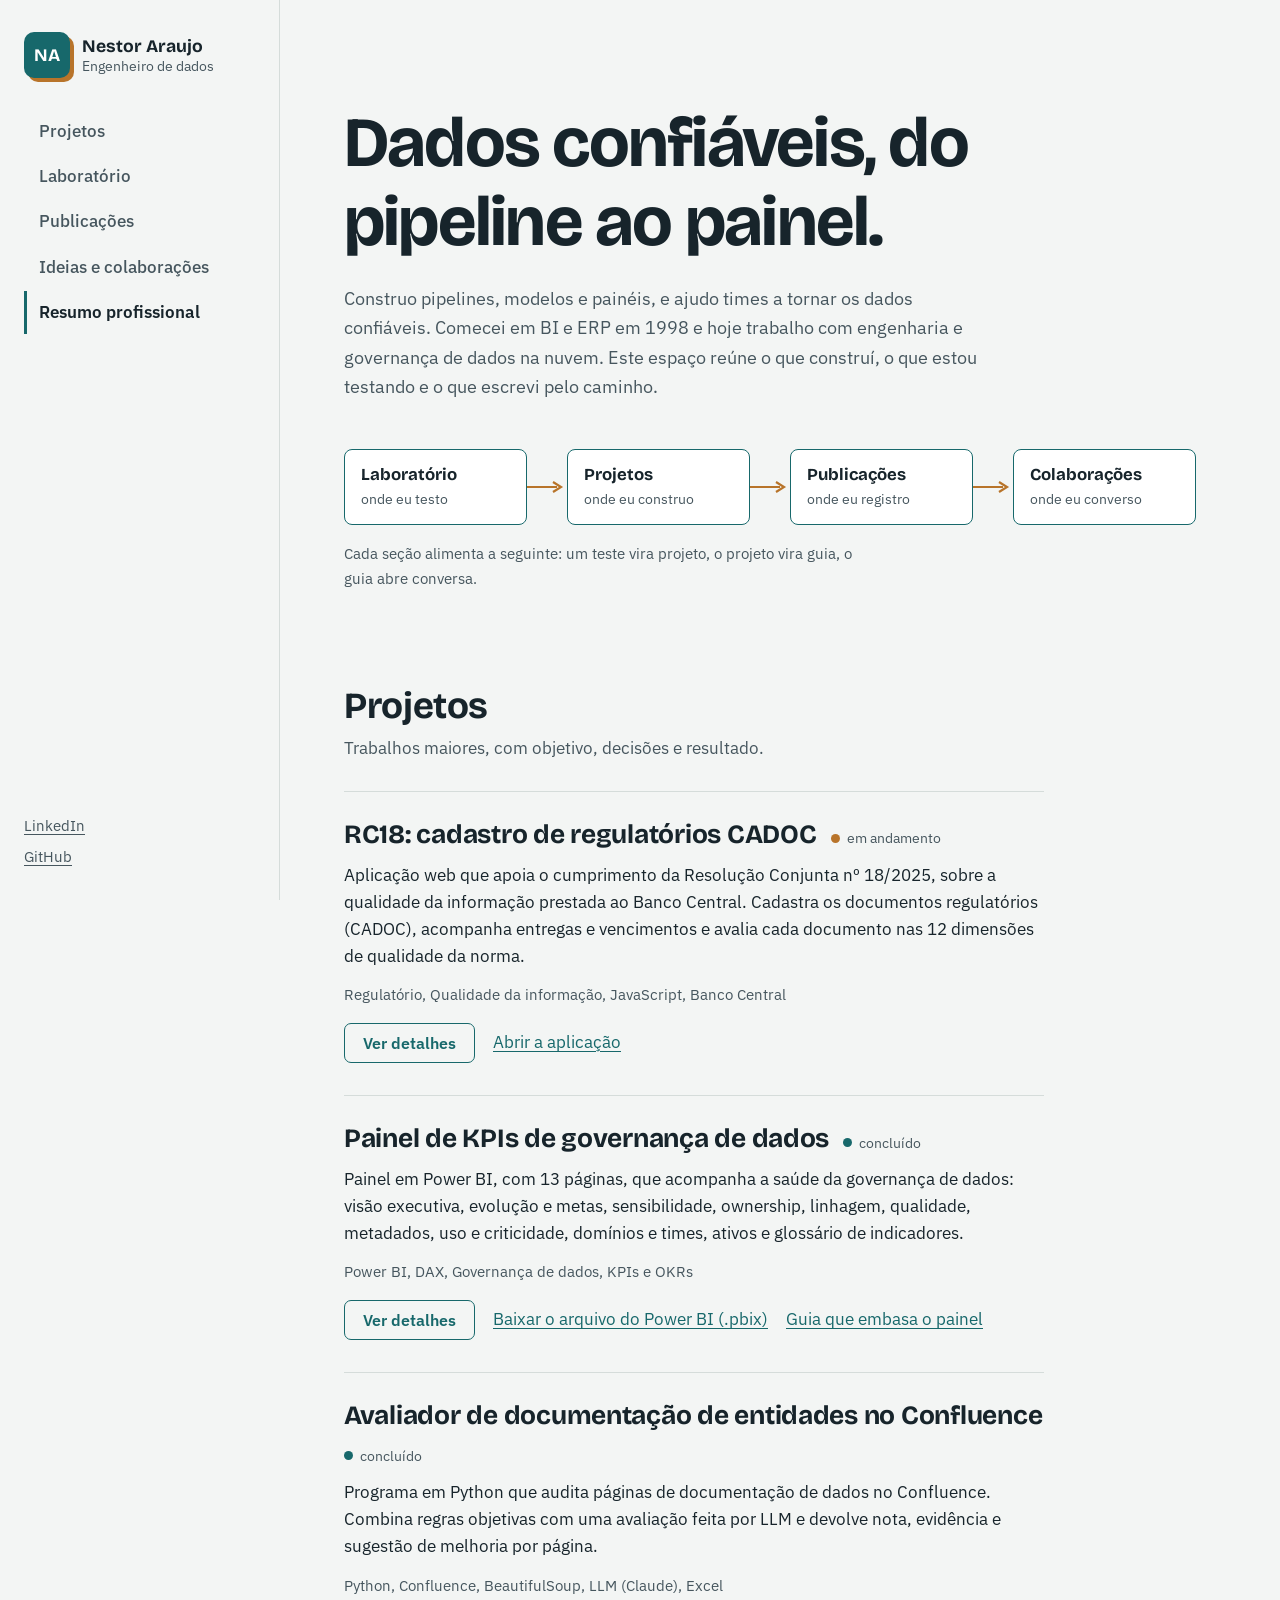
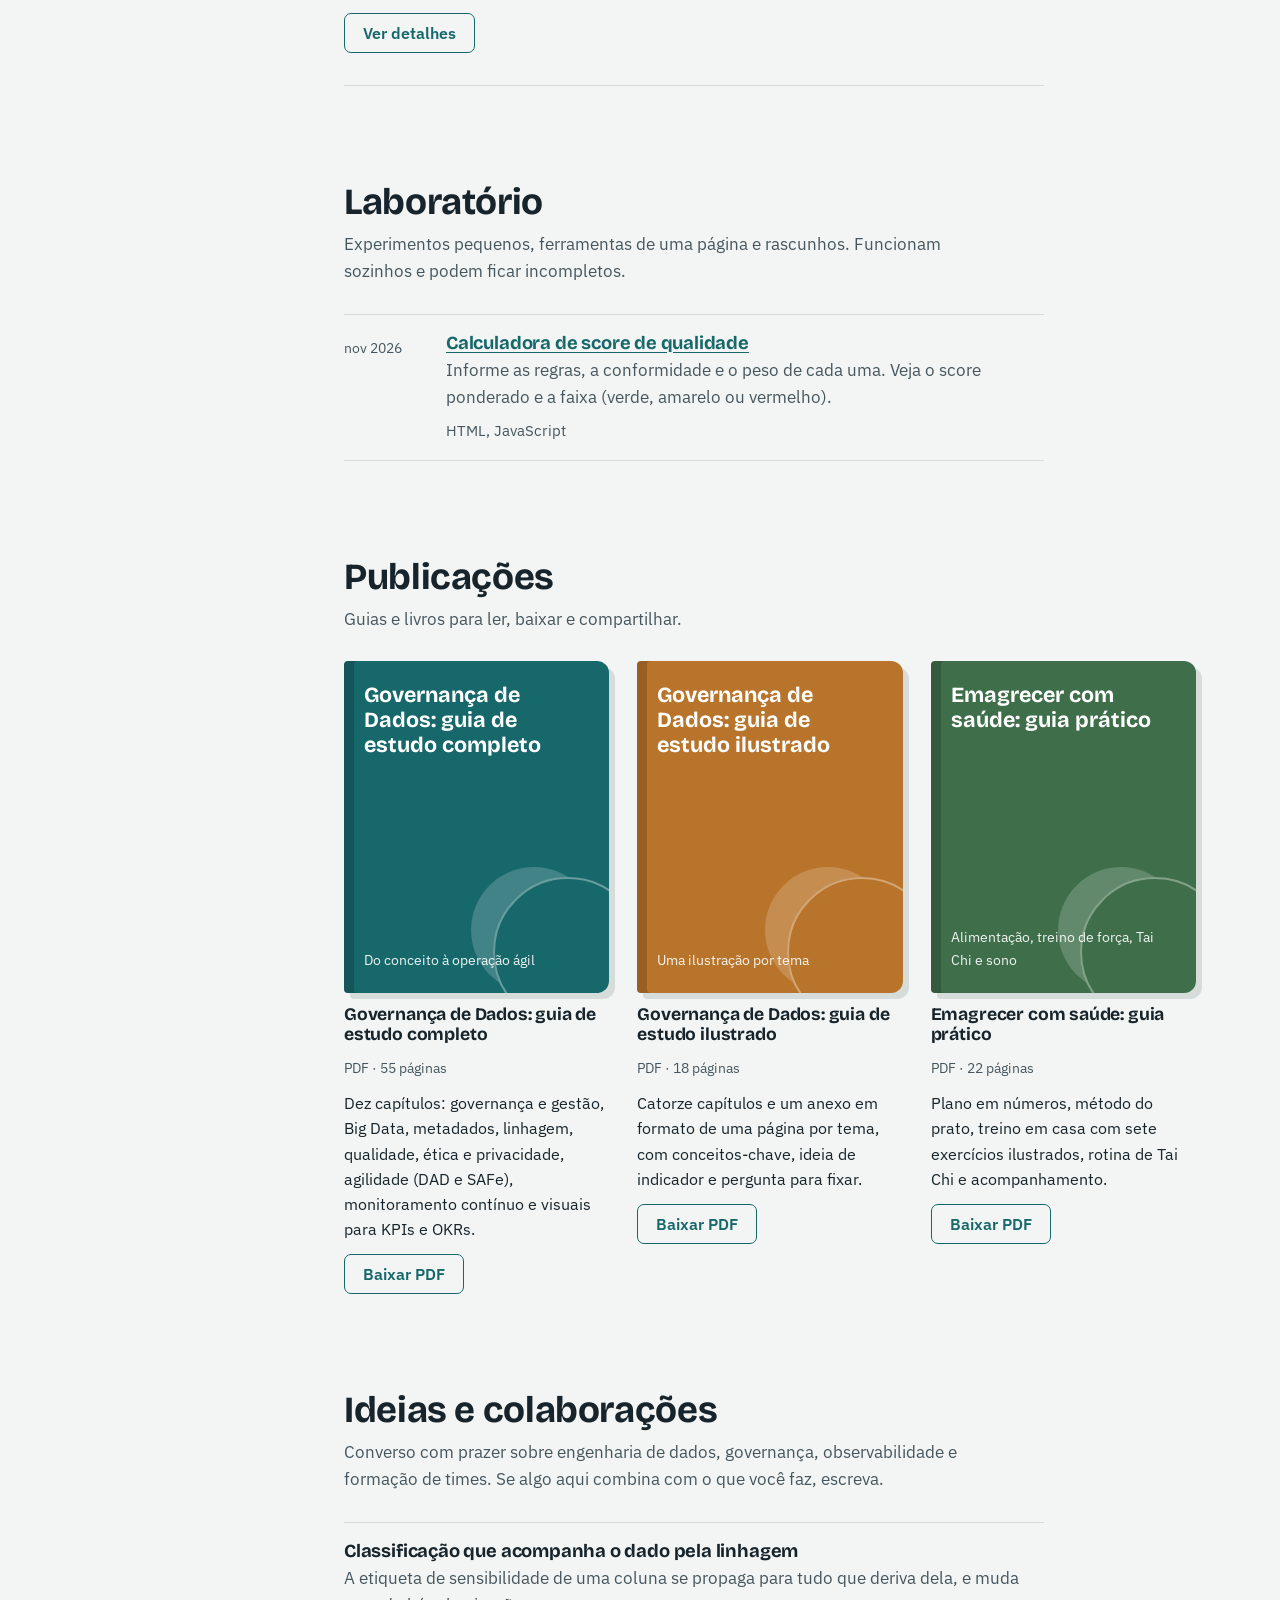
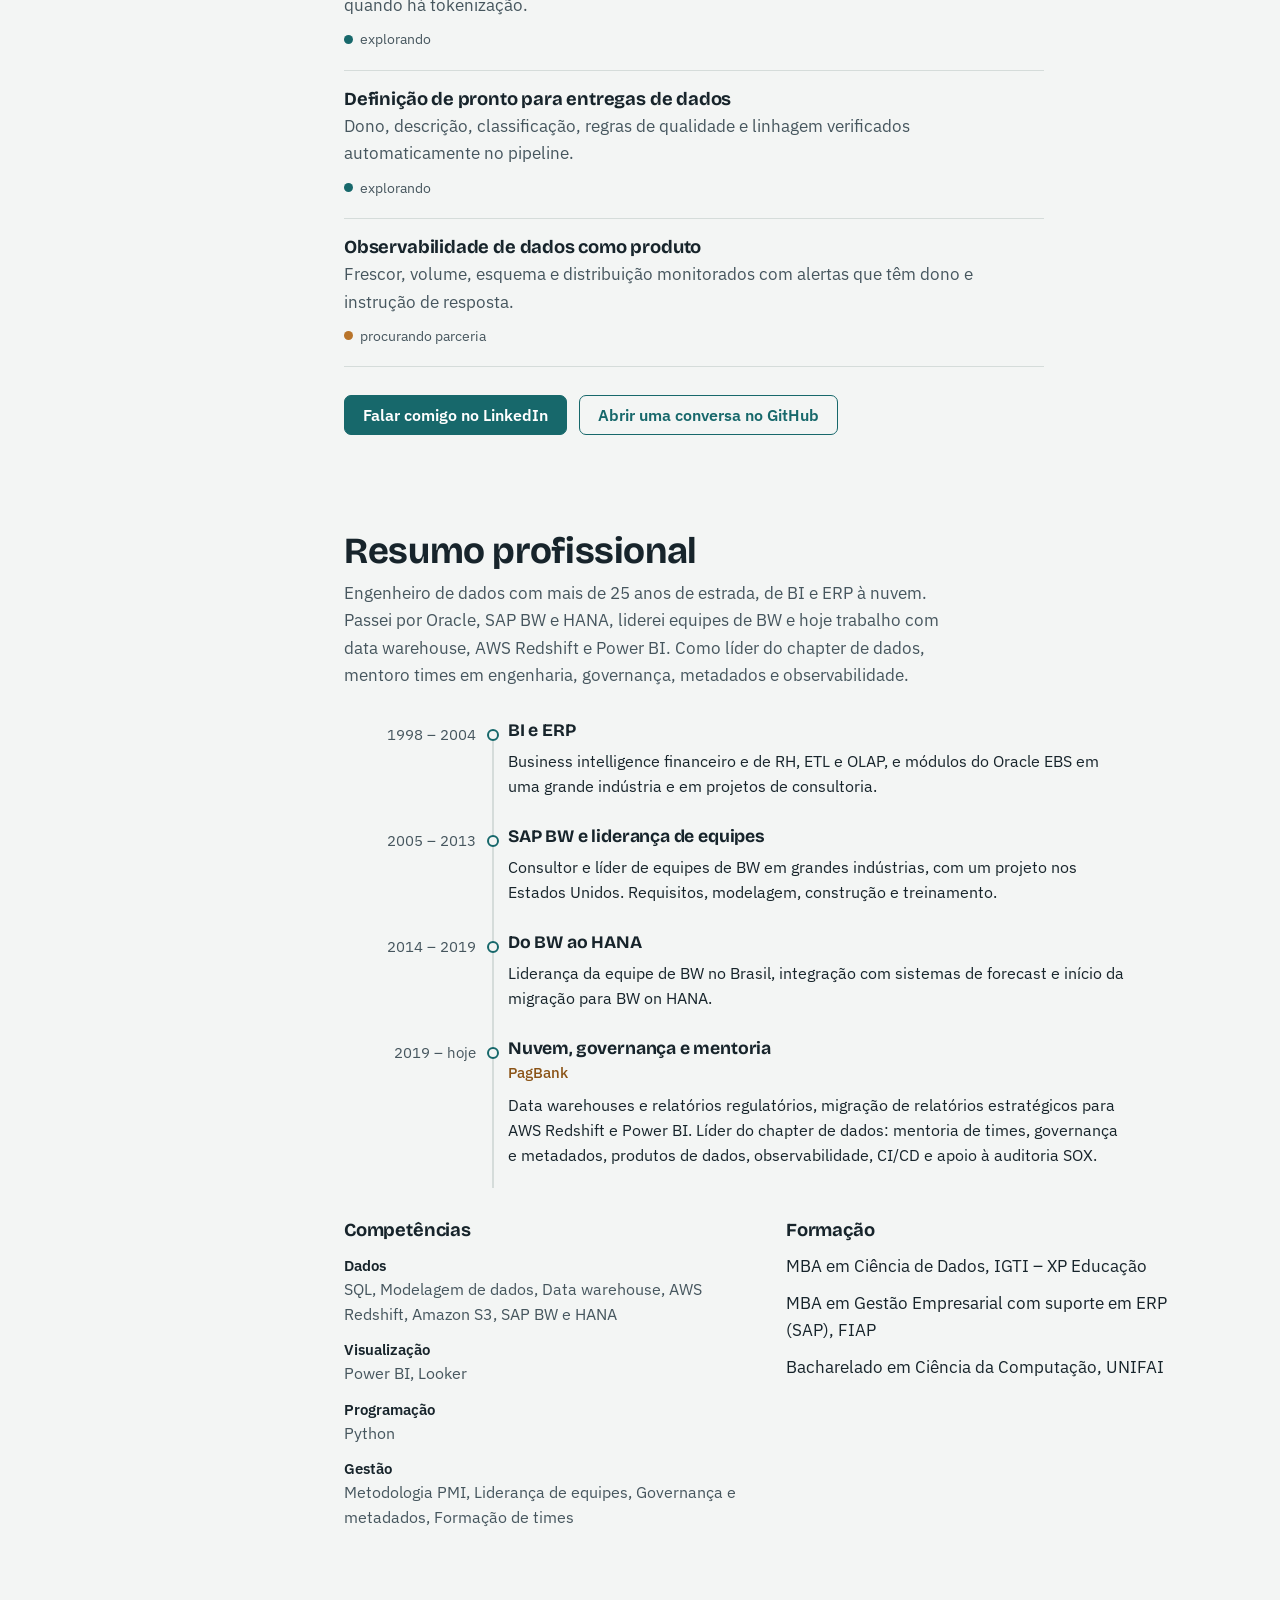
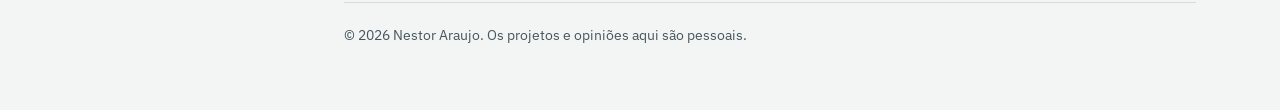
<file: index.html>
<!doctype html>
<html lang="pt-BR">
<head>
  <meta charset="utf-8">
  <meta name="viewport" content="width=device-width, initial-scale=1">
  <title>Nestor Araujo · Engenharia e governança de dados</title>
  <meta name="description" content="Portfólio de Nestor Araujo: projetos, experimentos, guias publicados e currículo em engenharia e governança de dados.">
  <link rel="icon" href="data:image/svg+xml,%3Csvg xmlns='http://www.w3.org/2000/svg' viewBox='0 0 100 100'%3E%3Crect width='100' height='100' rx='22' fill='%2317686B'/%3E%3Ccircle cx='28' cy='50' r='9' fill='%23fff'/%3E%3Ccircle cx='72' cy='28' r='9' fill='%23fff'/%3E%3Ccircle cx='72' cy='72' r='9' fill='%23B8742A'/%3E%3Cpath d='M36 47 63 31M36 53 63 69' stroke='%23fff' stroke-width='5' fill='none'/%3E%3C/svg%3E">
  <link rel="preconnect" href="https://fonts.googleapis.com">
  <link rel="preconnect" href="https://fonts.gstatic.com" crossorigin>
  <link rel="stylesheet" href="https://fonts.googleapis.com/css2?family=Bricolage+Grotesque:opsz,wght@12..96,500;12..96,700&family=IBM+Plex+Sans:wght@400;500;600&display=swap">
  <link rel="stylesheet" href="assets/style.css">
</head>
<body>
  <a class="pular" href="#conteudo">Pular para o conteúdo</a>

  <header class="lateral">
    <a class="marca" href="#inicio" aria-label="Nestor Araujo, início">
      <span class="marca-sigla" aria-hidden="true">NA</span>
      <span class="marca-texto">
        <strong id="site-nome">Nestor Araujo</strong>
        <span id="site-papel">Engenheiro de dados</span>
      </span>
    </a>
    <nav class="menu" aria-label="Seções do site">
      <a href="#projetos">Projetos</a>
      <a href="#laboratorio">Laboratório</a>
      <a href="#publicacoes">Publicações</a>
      <a href="#colaboracoes">Ideias e colaborações</a>
      <a href="#curriculo">Resumo profissional</a>
    </nav>
    <ul class="contato-lateral" id="contato-lateral"></ul>
  </header>

  <main id="conteudo">
    <section id="inicio" class="hero" aria-labelledby="hero-titulo">
      <h1 id="hero-titulo">Dados confiáveis, do pipeline ao painel.</h1>
      <p class="hero-texto" id="hero-texto"></p>

      <ol class="linhagem" aria-label="Como as seções se conectam">
        <li><a href="#laboratorio"><strong>Laboratório</strong><span>onde eu testo</span></a></li>
        <li><a href="#projetos"><strong>Projetos</strong><span>onde eu construo</span></a></li>
        <li><a href="#publicacoes"><strong>Publicações</strong><span>onde eu registro</span></a></li>
        <li><a href="#colaboracoes"><strong>Colaborações</strong><span>onde eu converso</span></a></li>
      </ol>
      <p class="hero-nota">Cada seção alimenta a seguinte: um teste vira projeto, o projeto vira guia, o guia abre conversa.</p>
    </section>

    <section id="projetos" aria-labelledby="t-projetos">
      <div class="secao-cab">
        <h2 id="t-projetos">Projetos</h2>
        <p>Trabalhos maiores, com objetivo, decisões e resultado.</p>
      </div>
      <div id="lista-projetos" class="projetos"></div>
    </section>

    <section id="laboratorio" aria-labelledby="t-lab">
      <div class="secao-cab">
        <h2 id="t-lab">Laboratório</h2>
        <p>Experimentos pequenos, ferramentas de uma página e rascunhos. Funcionam sozinhos e podem ficar incompletos.</p>
      </div>
      <ul id="lista-lab" class="lab"></ul>
    </section>

    <section id="publicacoes" aria-labelledby="t-pub">
      <div class="secao-cab">
        <h2 id="t-pub">Publicações</h2>
        <p>Guias e livros para ler, baixar e compartilhar.</p>
      </div>
      <div id="lista-pub" class="pub"></div>
    </section>

    <section id="colaboracoes" aria-labelledby="t-col">
      <div class="secao-cab">
        <h2 id="t-col">Ideias e colaborações</h2>
        <p id="colab-texto"></p>
      </div>
      <ul id="lista-ideias" class="ideias"></ul>
      <p class="chamada"><a class="botao" id="colab-email" href="#">Falar comigo no LinkedIn</a> <a class="botao botao-sec" id="colab-gh" href="#">Abrir uma conversa no GitHub</a></p>
    </section>

    <section id="curriculo" aria-labelledby="t-cv">
      <div class="secao-cab">
        <h2 id="t-cv">Resumo profissional</h2>
        <p id="cv-resumo"></p>
      </div>
      <ol class="tempo" id="cv-experiencia" aria-label="Trajetória profissional"></ol>
      <div class="cv-colunas">
        <div>
          <h3>Competências</h3>
          <dl id="cv-competencias" class="comp"></dl>
        </div>
        <div>
          <h3>Formação</h3>
          <ul id="cv-formacao" class="formacao"></ul>
        </div>
      </div>
    </section>

    <footer class="rodape">
      <p>© <span id="ano"></span> Nestor Araujo. Os projetos e opiniões aqui são pessoais.</p>
    </footer>
  </main>

  <dialog id="detalhe" aria-labelledby="detalhe-titulo">
    <form method="dialog" class="detalhe-cab">
      <h3 id="detalhe-titulo"></h3>
      <button class="fechar" aria-label="Fechar detalhes">Fechar</button>
    </form>
    <div id="detalhe-corpo"></div>
  </dialog>

  <noscript><p class="sem-js">Este site usa JavaScript para montar as listas. Ative-o ou veja o repositório no GitHub.</p></noscript>

  <script src="assets/data.js"></script>
  <script src="assets/app.js"></script>
</body>
</html>
</file>
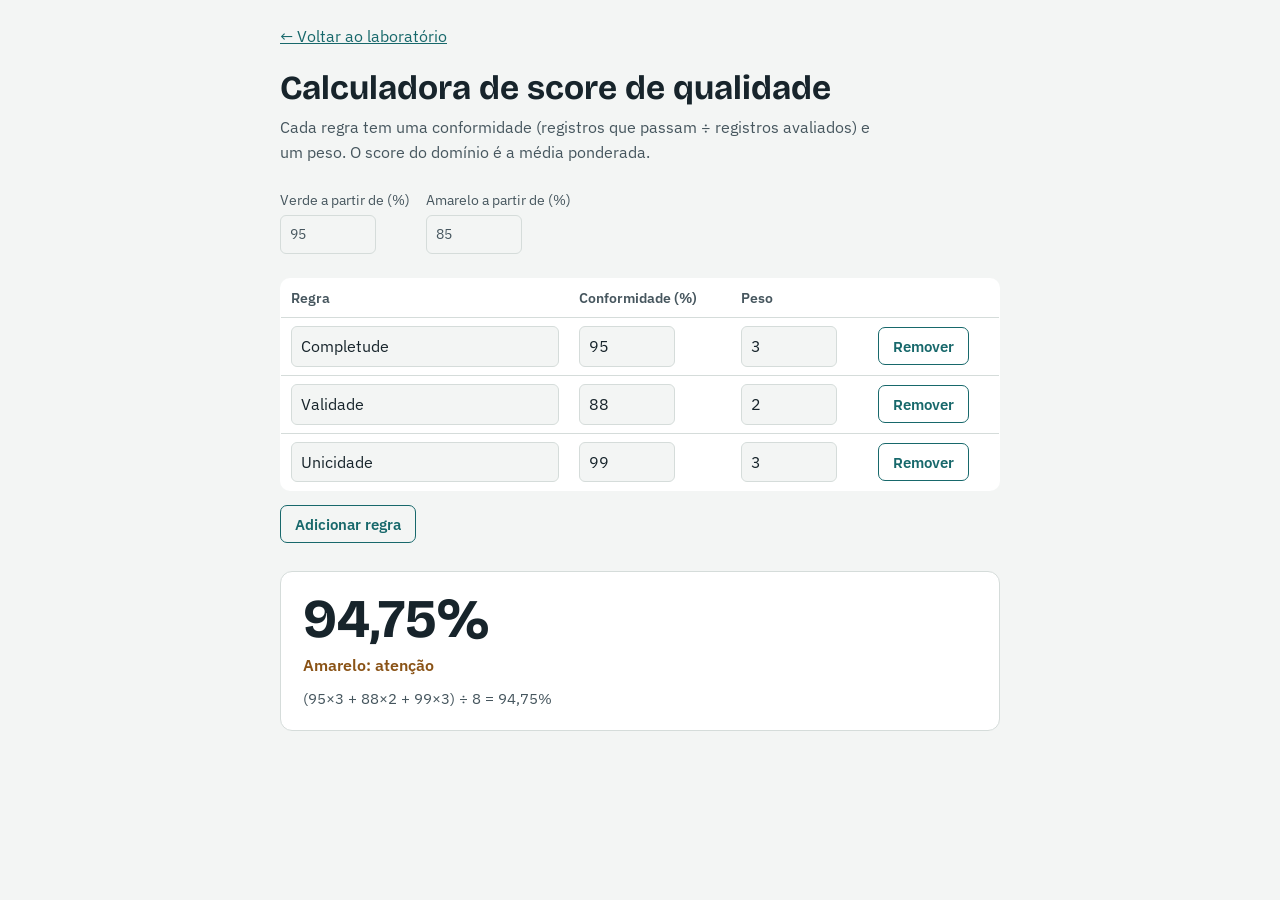
<file: laboratorio/score-qualidade/index.html>
<!doctype html>
<html lang="pt-BR">
<head>
  <meta charset="utf-8">
  <meta name="viewport" content="width=device-width, initial-scale=1">
  <title>Calculadora de score de qualidade · Laboratório</title>
  <link rel="stylesheet" href="https://fonts.googleapis.com/css2?family=Bricolage+Grotesque:opsz,wght@12..96,700&family=IBM+Plex+Sans:wght@400;500;600&display=swap">
  <style>
    :root { --papel:#F3F5F4; --sup:#fff; --tinta:#17242B; --tinta2:#46565E; --pinho:#17686B; --linha:#D5DCDA;
            --ok:#1D6B3A; --atencao:#8A5316; --critico:#A3281F; color-scheme: light dark; }
    @media (prefers-color-scheme: dark) { :root { --papel:#101A1E; --sup:#16242A; --tinta:#E8EEEC; --tinta2:#A9B8BD;
            --pinho:#5CC0C3; --linha:#2A3B42; --ok:#6FD08F; --atencao:#E5AB68; --critico:#FF8A80; } }
    * { box-sizing: border-box; }
    body { margin:0; background:var(--papel); color:var(--tinta); font:400 1rem/1.55 "IBM Plex Sans",system-ui,sans-serif; padding:24px 20px 56px; }
    main { max-width: 720px; margin: 0 auto; }
    a { color: var(--pinho); }
    h1 { font:700 clamp(1.6rem,4vw,2.1rem)/1.15 "Bricolage Grotesque",system-ui,sans-serif; margin:20px 0 8px; }
    p.lead { color:var(--tinta2); margin:0 0 24px; max-width:60ch; }
    table { width:100%; border-collapse:collapse; background:var(--sup); border:1px solid var(--linha); border-radius:10px; overflow:hidden; }
    th, td { padding:8px 10px; text-align:left; border-bottom:1px solid var(--linha); }
    th { font-weight:600; font-size:.9rem; color:var(--tinta2); }
    input { width:100%; font:inherit; color:inherit; background:var(--papel); border:1.5px solid var(--linha); border-radius:6px; padding:7px 9px; }
    input[type=number] { max-width:96px; }
    input:focus-visible, button:focus-visible { outline:3px solid #B8742A; outline-offset:2px; }
    button { font:600 .95rem "IBM Plex Sans",system-ui,sans-serif; cursor:pointer; border-radius:7px; padding:8px 14px; border:1.5px solid var(--pinho); background:transparent; color:var(--pinho); }
    button:hover { background:var(--pinho); color:var(--papel); }
    .acoes { display:flex; gap:12px; margin:14px 0 28px; flex-wrap:wrap; }
    .faixas { display:flex; gap:16px; flex-wrap:wrap; align-items:end; margin-bottom:24px; }
    .faixas label { display:grid; gap:4px; font-size:.9rem; color:var(--tinta2); }
    .resultado { background:var(--sup); border:1px solid var(--linha); border-radius:12px; padding:20px 22px; }
    .valor { font:700 clamp(2.4rem,8vw,3.4rem)/1 "Bricolage Grotesque",system-ui,sans-serif; }
    .status { font-weight:600; margin-top:6px; }
    .status[data-s="ok"] { color:var(--ok); } .status[data-s="atencao"] { color:var(--atencao); } .status[data-s="critico"] { color:var(--critico); }
    .formula { color:var(--tinta2); font-size:.92rem; margin-top:10px; }
    .sr { position:absolute; left:-999px; }
  </style>
</head>
<body>
<main>
  <a href="../../#laboratorio">← Voltar ao laboratório</a>
  <h1>Calculadora de score de qualidade</h1>
  <p class="lead">Cada regra tem uma conformidade (registros que passam ÷ registros avaliados) e um peso. O score do domínio é a média ponderada.</p>

  <div class="faixas">
    <label>Verde a partir de (%)<input type="number" id="verde" value="95" min="0" max="100" step="0.5"></label>
    <label>Amarelo a partir de (%)<input type="number" id="amarelo" value="85" min="0" max="100" step="0.5"></label>
  </div>

  <table>
    <thead><tr><th scope="col">Regra</th><th scope="col">Conformidade (%)</th><th scope="col">Peso</th><th scope="col"><span class="sr">Remover</span></th></tr></thead>
    <tbody id="linhas"></tbody>
  </table>
  <div class="acoes"><button type="button" id="mais">Adicionar regra</button></div>

  <section class="resultado" aria-live="polite">
    <div class="valor" id="valor">–</div>
    <div class="status" id="status"></div>
    <div class="formula" id="formula"></div>
  </section>
</main>

<script>
  var padrao = [["Completude", 95, 3], ["Validade", 88, 2], ["Unicidade", 99, 3]];
  var corpo = document.getElementById("linhas");

  function linha(n, c, p) {
    var tr = document.createElement("tr");
    tr.innerHTML =
      '<td><input type="text" aria-label="Nome da regra" value="' + n + '"></td>' +
      '<td><input type="number" aria-label="Conformidade em %" min="0" max="100" step="0.1" value="' + c + '"></td>' +
      '<td><input type="number" aria-label="Peso" min="0" step="1" value="' + p + '"></td>' +
      '<td><button type="button" aria-label="Remover regra">Remover</button></td>';
    tr.querySelector("button").onclick = function () { tr.remove(); calcular(); };
    tr.addEventListener("input", calcular);
    corpo.appendChild(tr);
  }

  function fmt(x) { return x.toFixed(2).replace(".", ",") + "%"; }

  function calcular() {
    var soma = 0, pesos = 0, termos = [];
    corpo.querySelectorAll("tr").forEach(function (tr) {
      var i = tr.querySelectorAll("input");
      var c = parseFloat(i[1].value), p = parseFloat(i[2].value);
      if (isNaN(c) || isNaN(p) || p <= 0) return;
      soma += c * p; pesos += p; termos.push(c + "×" + p);
    });
    var v = document.getElementById("valor"), s = document.getElementById("status"), f = document.getElementById("formula");
    if (!pesos) { v.textContent = "–"; s.textContent = "Informe ao menos uma regra com peso maior que zero."; s.removeAttribute("data-s"); f.textContent = ""; return; }
    var score = soma / pesos;
    var verde = parseFloat(document.getElementById("verde").value), amarelo = parseFloat(document.getElementById("amarelo").value);
    v.textContent = fmt(score);
    if (score >= verde) { s.textContent = "Verde: dentro da meta"; s.dataset.s = "ok"; }
    else if (score >= amarelo) { s.textContent = "Amarelo: atenção"; s.dataset.s = "atencao"; }
    else { s.textContent = "Vermelho: abaixo do limite"; s.dataset.s = "critico"; }
    f.textContent = "(" + termos.join(" + ") + ") ÷ " + pesos + " = " + fmt(score);
  }

  padrao.forEach(function (r) { linha(r[0], r[1], r[2]); });
  document.getElementById("mais").onclick = function () { linha("Nova regra", 100, 1); calcular(); };
  document.getElementById("verde").oninput = document.getElementById("amarelo").oninput = calcular;
  calcular();
</script>
</body>
</html>
</file>
<file: assets/style.css>
/* ==========================================================================
   Paleta
   Papel   #F3F5F4  fundo
   Tinta   #17242B  texto
   Pinho   #17686B  cor principal (ação, links)
   Madeira #B8742A  detalhe (marcenaria); #8A5316 quando usada em texto
   Linha   #D5DCDA  divisores
   ========================================================================== */
:root {
  --papel: #F3F5F4;
  --superficie: #FFFFFF;
  --tinta: #17242B;
  --tinta-2: #46565E;
  --pinho: #17686B;
  --pinho-fundo: #17686B;
  --sobre-pinho: #FFFFFF;
  --madeira: #B8742A;
  --madeira-texto: #8A5316;
  --linha: #D5DCDA;
  --sombra-dialogo: rgba(16, 26, 30, .45);
  --fonte-titulo: "Bricolage Grotesque", "Segoe UI", system-ui, sans-serif;
  --fonte-texto: "IBM Plex Sans", system-ui, -apple-system, "Segoe UI", sans-serif;
  color-scheme: light dark;
}
@media (prefers-color-scheme: dark) {
  :root {
    --papel: #101A1E;
    --superficie: #16242A;
    --tinta: #E8EEEC;
    --tinta-2: #A9B8BD;
    --pinho: #5CC0C3;
    --pinho-fundo: #1E7F83;
    --sobre-pinho: #FFFFFF;
    --madeira: #D9974A;
    --madeira-texto: #E5AB68;
    --linha: #2A3B42;
    --sombra-dialogo: rgba(0, 0, 0, .6);
  }
}

*, *::before, *::after { box-sizing: border-box; }
html { scroll-behavior: smooth; scroll-padding-top: 24px; }
body {
  margin: 0;
  background: var(--papel);
  color: var(--tinta);
  font: 400 1.0625rem/1.6 var(--fonte-texto);
  display: grid;
  grid-template-columns: 280px minmax(0, 1fr);
  min-height: 100vh;
}
h1, h2, h3 { font-family: var(--fonte-titulo); font-weight: 700; line-height: 1.12; margin: 0; letter-spacing: -.01em; }
p { margin: 0; }
a { color: var(--pinho); text-underline-offset: .18em; }
a:hover { text-decoration-thickness: 2px; }
:focus-visible { outline: 3px solid var(--madeira); outline-offset: 3px; border-radius: 4px; }

.pular { position: absolute; left: -999px; top: 8px; background: var(--pinho-fundo); color: var(--sobre-pinho); padding: 8px 14px; border-radius: 6px; z-index: 50; }
.pular:focus { left: 8px; }

/* ---------- Lateral ---------- */
.lateral {
  position: sticky; top: 0; align-self: start; height: 100vh;
  padding: 32px 24px; display: flex; flex-direction: column; gap: 32px;
  border-right: 1px solid var(--linha);
}
.marca { display: flex; gap: 12px; align-items: center; text-decoration: none; color: var(--tinta); }
.marca-sigla {
  width: 46px; height: 46px; border-radius: 10px; background: var(--pinho-fundo); color: var(--sobre-pinho);
  display: grid; place-items: center; font: 700 1.1rem var(--fonte-titulo);
  box-shadow: 4px 4px 0 var(--madeira);
}
.marca-texto { display: flex; flex-direction: column; line-height: 1.25; }
.marca-texto strong { font: 700 1.1rem var(--fonte-titulo); }
.marca-texto span { color: var(--tinta-2); font-size: .9rem; }

.menu { display: flex; flex-direction: column; gap: 2px; }
.menu a {
  color: var(--tinta-2); text-decoration: none; padding: 8px 12px; border-left: 3px solid transparent;
  font-weight: 500;
}
.menu a:hover { color: var(--tinta); }
.menu a[aria-current="true"] { color: var(--tinta); border-left-color: var(--pinho); font-weight: 600; }

.contato-lateral { list-style: none; margin: auto 0 0; padding: 0; display: grid; gap: 6px; font-size: .95rem; }
.contato-lateral a { color: var(--tinta-2); }

/* ---------- Conteúdo ---------- */
main { padding: 0 clamp(20px, 5vw, 72px) 64px; max-width: 980px; }
section { padding-top: clamp(56px, 9vw, 96px); }
.secao-cab { margin-bottom: 28px; max-width: 62ch; }
.secao-cab h2 { font-size: clamp(1.8rem, 3.4vw, 2.3rem); margin-bottom: 8px; }
.secao-cab p { color: var(--tinta-2); }

/* ---------- Hero ---------- */
.hero { padding-top: clamp(48px, 9vw, 104px); }
.hero h1 { font-size: clamp(2.5rem, 6.4vw, 4.4rem); max-width: 15ch; letter-spacing: -.025em; }
.hero-texto { margin-top: 22px; max-width: 58ch; font-size: 1.15rem; color: var(--tinta-2); }

.linhagem { list-style: none; margin: 48px 0 0; padding: 0; display: flex; gap: 0; }
.linhagem li { position: relative; flex: 1 1 0; margin-right: 40px; }
.linhagem li:last-child { margin-right: 0; }
.linhagem a {
  display: flex; flex-direction: column; gap: 2px; height: 100%;
  padding: 14px 16px; background: var(--superficie); border: 1.5px solid var(--pinho);
  border-radius: 8px; text-decoration: none; color: var(--tinta);
}
.linhagem a:hover { background: var(--pinho-fundo); color: var(--sobre-pinho); }
.linhagem a:hover span { color: inherit; }
.linhagem strong { font: 700 1.05rem var(--fonte-titulo); }
.linhagem span { color: var(--tinta-2); font-size: .9rem; }
.linhagem li:not(:last-child)::after {
  content: ""; position: absolute; top: 50%; right: -40px; width: 40px; height: 14px; margin-top: -7px;
  background: var(--madeira);
  -webkit-mask: url("data:image/svg+xml,%3Csvg xmlns='http://www.w3.org/2000/svg' viewBox='0 0 40 14'%3E%3Cpath d='M0 7h30M26 2l8 5-8 5' fill='none' stroke='black' stroke-width='2.2'/%3E%3C/svg%3E") center / 100% 100% no-repeat;
          mask: url("data:image/svg+xml,%3Csvg xmlns='http://www.w3.org/2000/svg' viewBox='0 0 40 14'%3E%3Cpath d='M0 7h30M26 2l8 5-8 5' fill='none' stroke='black' stroke-width='2.2'/%3E%3C/svg%3E") center / 100% 100% no-repeat;
  clip-path: inset(0 100% 0 0);
  animation: revelar .55s ease-out forwards;
  animation-delay: calc(var(--i, 0) * .3s + .2s);
}
.linhagem li:nth-child(1) { --i: 0; }
.linhagem li:nth-child(2) { --i: 1; }
.linhagem li:nth-child(3) { --i: 2; }
@keyframes revelar { to { clip-path: inset(0 0 0 0); } }
.hero-nota { margin-top: 16px; color: var(--tinta-2); font-size: .95rem; max-width: 60ch; }

/* ---------- Projetos ---------- */
.projeto { border-top: 1px solid var(--linha); padding: 28px 0 32px; display: grid; gap: 12px; max-width: 70ch; }
.projeto:last-child { border-bottom: 1px solid var(--linha); }
.projeto-topo { display: flex; align-items: baseline; gap: 14px; flex-wrap: wrap; }
.projeto h3 { font-size: clamp(1.35rem, 2.4vw, 1.65rem); }
.estado { font-size: .9rem; color: var(--tinta-2); display: inline-flex; align-items: center; gap: 7px; }
.estado::before { content: ""; width: 9px; height: 9px; border-radius: 50%; background: var(--tinta-2); }
.estado[data-estado="em andamento"]::before { background: var(--madeira); }
.estado[data-estado="concluído"]::before { background: var(--pinho); }
.estado[data-estado="em preparação"]::before { background: transparent; border: 2px solid var(--tinta-2); }
.projeto-resumo { color: var(--tinta); }
.projeto-resumo.vazio { color: var(--tinta-2); font-style: italic; }
.tags { color: var(--tinta-2); font-size: .95rem; }
.acoes { display: flex; flex-wrap: wrap; gap: 10px 18px; align-items: center; margin-top: 4px; }

.botao {
  display: inline-block; background: var(--pinho-fundo); color: var(--sobre-pinho); border: 1.5px solid var(--pinho-fundo);
  padding: 9px 18px; border-radius: 7px; font: 600 .98rem var(--fonte-texto); text-decoration: none; cursor: pointer;
}
.botao:hover { filter: brightness(1.08); }
.botao-sec { background: transparent; color: var(--pinho); border-color: var(--pinho); }
.botao-sec:hover { background: var(--pinho-fundo); color: var(--sobre-pinho); filter: none; }
.chamada { display: flex; flex-wrap: wrap; gap: 12px; margin-top: 28px; }

/* ---------- Laboratório ---------- */
.lab { list-style: none; margin: 0; padding: 0; max-width: 70ch; }
.lab li { display: grid; grid-template-columns: 84px 1fr; gap: 4px 18px; padding: 18px 0; border-top: 1px solid var(--linha); }
.lab li:last-child { border-bottom: 1px solid var(--linha); }
.lab time { color: var(--tinta-2); font-size: .9rem; padding-top: 3px; }
.lab h3 { font-size: 1.15rem; }
.lab p { color: var(--tinta-2); margin-top: 4px; }
.lab .tags { margin-top: 6px; }

/* ---------- Publicações ---------- */
.pub { display: grid; grid-template-columns: repeat(auto-fill, minmax(250px, 1fr)); gap: 32px 28px; }
.livro { display: flex; flex-direction: column; gap: 12px; }
.capa {
  aspect-ratio: 4 / 5; border-radius: 4px 12px 12px 4px; padding: 22px 20px; color: #fff;
  display: flex; flex-direction: column; justify-content: space-between;
  background: var(--cor);
  box-shadow: inset 10px 0 0 rgba(0, 0, 0, .18), 6px 6px 0 var(--linha);
  position: relative; overflow: hidden;
}
.capa::after {
  content: ""; position: absolute; right: -34px; bottom: -34px; width: 150px; height: 150px; border-radius: 50%;
  border: 2px solid rgba(255, 255, 255, .35); box-shadow: -34px -22px 0 -12px rgba(255, 255, 255, .18);
}
.capa-titulo { font: 700 1.35rem/1.15 var(--fonte-titulo); position: relative; z-index: 1; }
.capa-sub { font-size: .9rem; opacity: .92; position: relative; z-index: 1; }
.livro h3 { font-size: 1.1rem; }
.livro .formato { color: var(--tinta-2); font-size: .9rem; }
.livro p.resumo { font-size: .98rem; color: var(--tinta); }
.livro .em-breve { color: var(--madeira-texto); font-weight: 600; font-size: .95rem; }

/* ---------- Ideias ---------- */
.ideias { list-style: none; margin: 0; padding: 0; max-width: 70ch; }
.ideias li { padding: 18px 0; border-top: 1px solid var(--linha); }
.ideias li:last-child { border-bottom: 1px solid var(--linha); }
.ideias h3 { font-size: 1.15rem; }
.ideias p { color: var(--tinta-2); margin-top: 4px; }
.ideias .estado { margin-top: 8px; }
.ideias .estado[data-estado="procurando parceria"]::before { background: var(--madeira); }
.ideias .estado[data-estado="explorando"]::before { background: var(--pinho); }

/* ---------- Currículo ---------- */
.tempo { list-style: none; margin: 32px 0 0; padding: 0; position: relative; }
.tempo::before { content: ""; position: absolute; left: 148px; top: 8px; bottom: 8px; width: 2px; background: var(--linha); }
.tempo li { display: grid; grid-template-columns: 132px 1fr; gap: 0 32px; padding: 0 0 28px; position: relative; }
.tempo li::before { content: ""; position: absolute; left: 143px; top: 8px; width: 12px; height: 12px; border-radius: 50%; background: var(--papel); border: 2.5px solid var(--pinho); }
.tempo time { color: var(--tinta-2); font-size: .92rem; padding-top: 2px; text-align: right; }
.tempo h3 { font-size: 1.1rem; }
.tempo .onde { color: var(--madeira-texto); font-weight: 500; font-size: .95rem; margin-top: 2px; }
.tempo p { margin-top: 8px; color: var(--tinta); max-width: 62ch; font-size: .98rem; }

.cv-colunas { display: grid; grid-template-columns: repeat(auto-fit, minmax(260px, 1fr)); gap: 32px; margin-top: 24px; }
.cv-colunas h3 { font-size: 1.15rem; margin-bottom: 12px; }
.comp { margin: 0; display: grid; gap: 10px; }
.comp dt { font-weight: 600; font-size: .95rem; }
.comp dd { margin: 0; color: var(--tinta-2); font-size: .98rem; }
.formacao { list-style: none; margin: 0; padding: 0; display: grid; gap: 10px; color: var(--tinta); }

.rodape { margin-top: 72px; padding-top: 20px; border-top: 1px solid var(--linha); color: var(--tinta-2); font-size: .9rem; }
.sem-js { padding: 16px; background: var(--superficie); border: 1px solid var(--linha); margin: 16px; border-radius: 8px; }

/* ---------- Detalhe (diálogo) ---------- */
dialog {
  width: min(640px, calc(100vw - 32px)); max-height: calc(100vh - 48px); overflow: auto;
  background: var(--superficie); color: var(--tinta); border: 1px solid var(--linha); border-radius: 12px; padding: 24px 28px 28px;
}
dialog::backdrop { background: var(--sombra-dialogo); }
.detalhe-cab { display: flex; justify-content: space-between; align-items: flex-start; gap: 16px; margin-bottom: 8px; }
.detalhe-cab h3 { font-size: 1.4rem; }
.fechar { background: none; border: 1.5px solid var(--linha); color: var(--tinta); border-radius: 7px; padding: 6px 12px; font: 500 .9rem var(--fonte-texto); cursor: pointer; }
.fechar:hover { border-color: var(--pinho); }
#detalhe-corpo h4 { font: 700 1rem var(--fonte-titulo); margin: 20px 0 4px; }
#detalhe-corpo p { color: var(--tinta); }

/* ---------- Tela pequena ---------- */
@media (max-width: 900px) {
  body { grid-template-columns: 1fr; }
  .lateral {
    position: sticky; top: 0; z-index: 20; height: auto; flex-direction: row; align-items: center; gap: 16px;
    padding: 10px 16px; border-right: 0; border-bottom: 1px solid var(--linha); background: var(--papel);
  }
  .marca-texto span { display: none; }
  .marca-sigla { width: 38px; height: 38px; box-shadow: 3px 3px 0 var(--madeira); }
  .menu { flex-direction: row; overflow-x: auto; flex: 1; gap: 0; scrollbar-width: thin; }
  .menu a { white-space: nowrap; padding: 8px 12px; border-left: 0; border-bottom: 3px solid transparent; }
  .menu a[aria-current="true"] { border-bottom-color: var(--pinho); }
  .contato-lateral { display: none; }
  html { scroll-padding-top: 72px; }

  .linhagem { flex-direction: column; }
  .linhagem li { margin: 0 0 40px; }
  .linhagem li:last-child { margin-bottom: 0; }
  .linhagem li:not(:last-child)::after {
    top: 100%; right: auto; left: 28px; width: 14px; height: 40px; margin: 0;
    -webkit-mask: url("data:image/svg+xml,%3Csvg xmlns='http://www.w3.org/2000/svg' viewBox='0 0 14 40'%3E%3Cpath d='M7 0v30M2 26l5 8 5-8' fill='none' stroke='black' stroke-width='2.2'/%3E%3C/svg%3E") center / 100% 100% no-repeat;
            mask: url("data:image/svg+xml,%3Csvg xmlns='http://www.w3.org/2000/svg' viewBox='0 0 14 40'%3E%3Cpath d='M7 0v30M2 26l5 8 5-8' fill='none' stroke='black' stroke-width='2.2'/%3E%3C/svg%3E") center / 100% 100% no-repeat;
    clip-path: inset(0 0 100% 0);
    animation-name: revelar-v;
  }
  @keyframes revelar-v { to { clip-path: inset(0 0 0 0); } }

  .lab li { grid-template-columns: 1fr; }
  .tempo::before { left: 5px; }
  .tempo li { grid-template-columns: 1fr; padding-left: 28px; }
  .tempo li::before { left: 0; }
  .tempo time { text-align: left; margin-bottom: 4px; }
}

@media (prefers-reduced-motion: reduce) {
  html { scroll-behavior: auto; }
  .linhagem li:not(:last-child)::after { animation: none; clip-path: none; }
}

[hidden] { display: none !important; }
</file>
